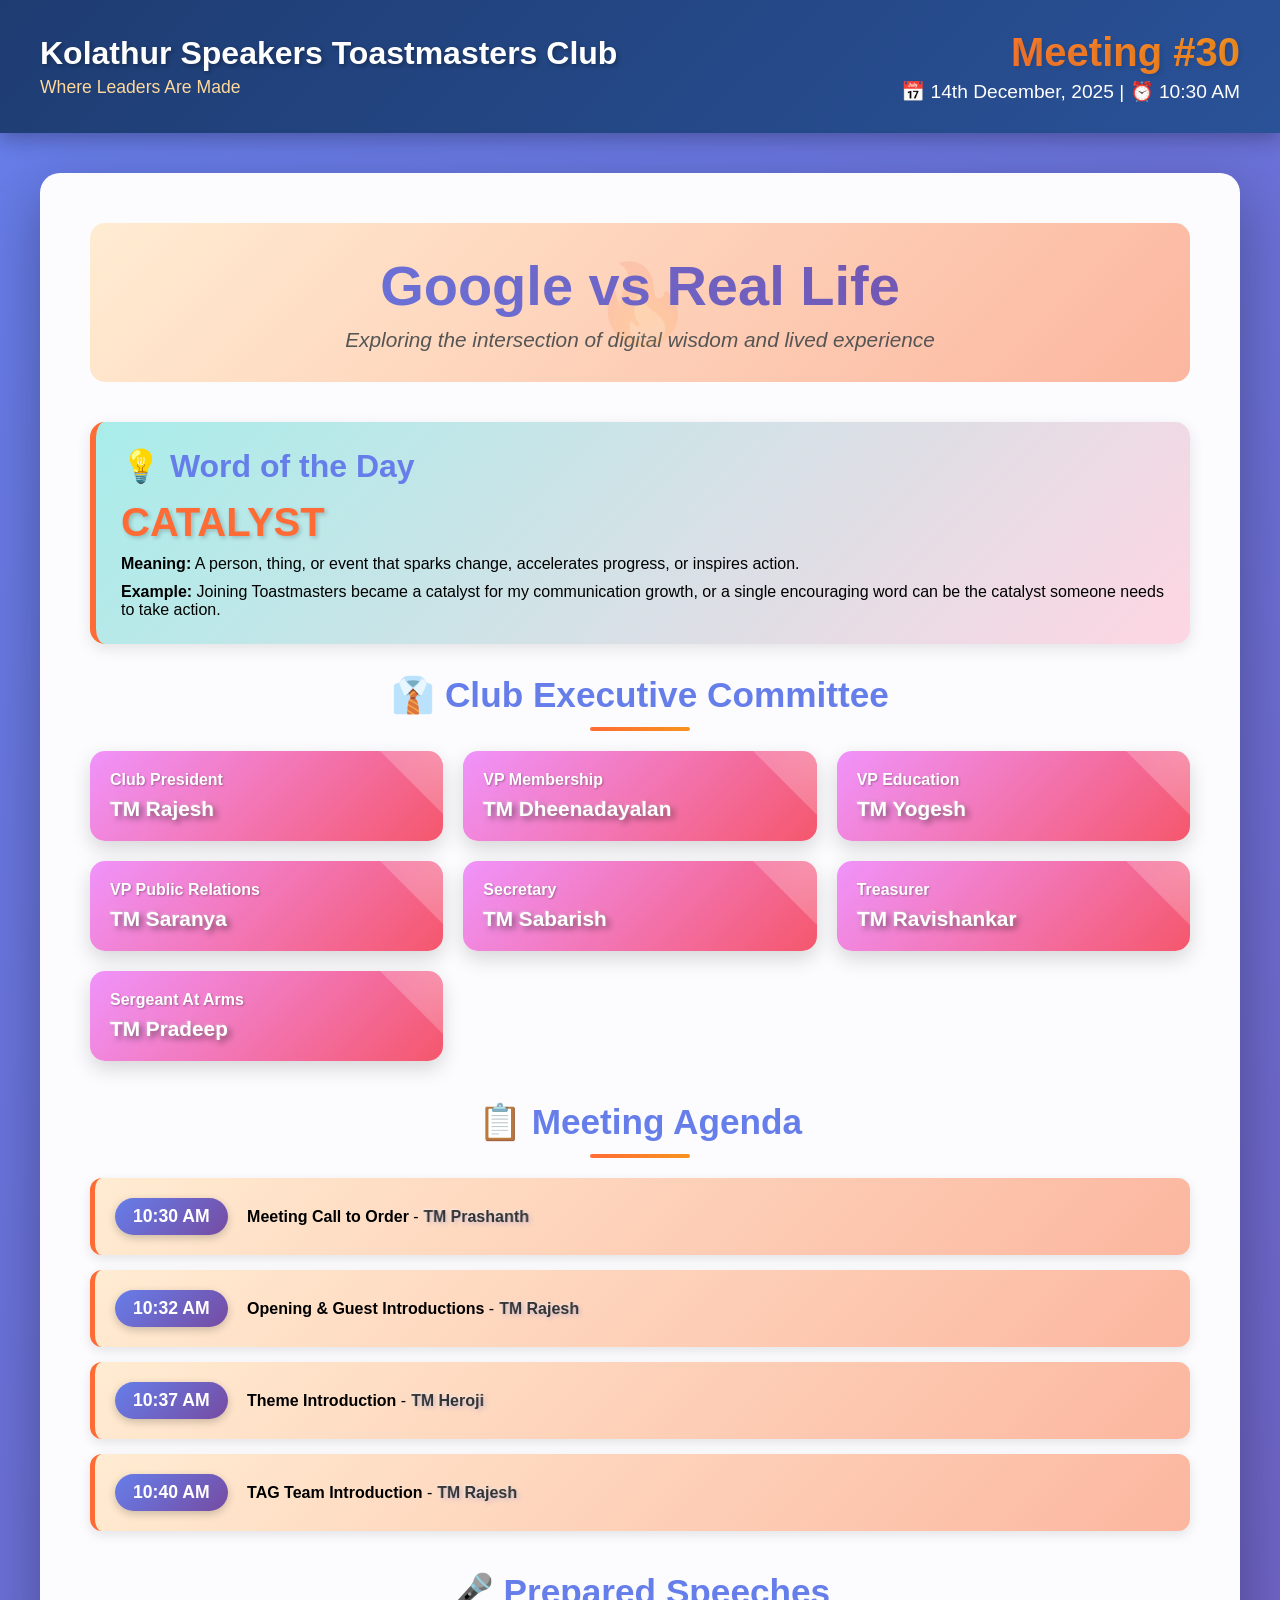
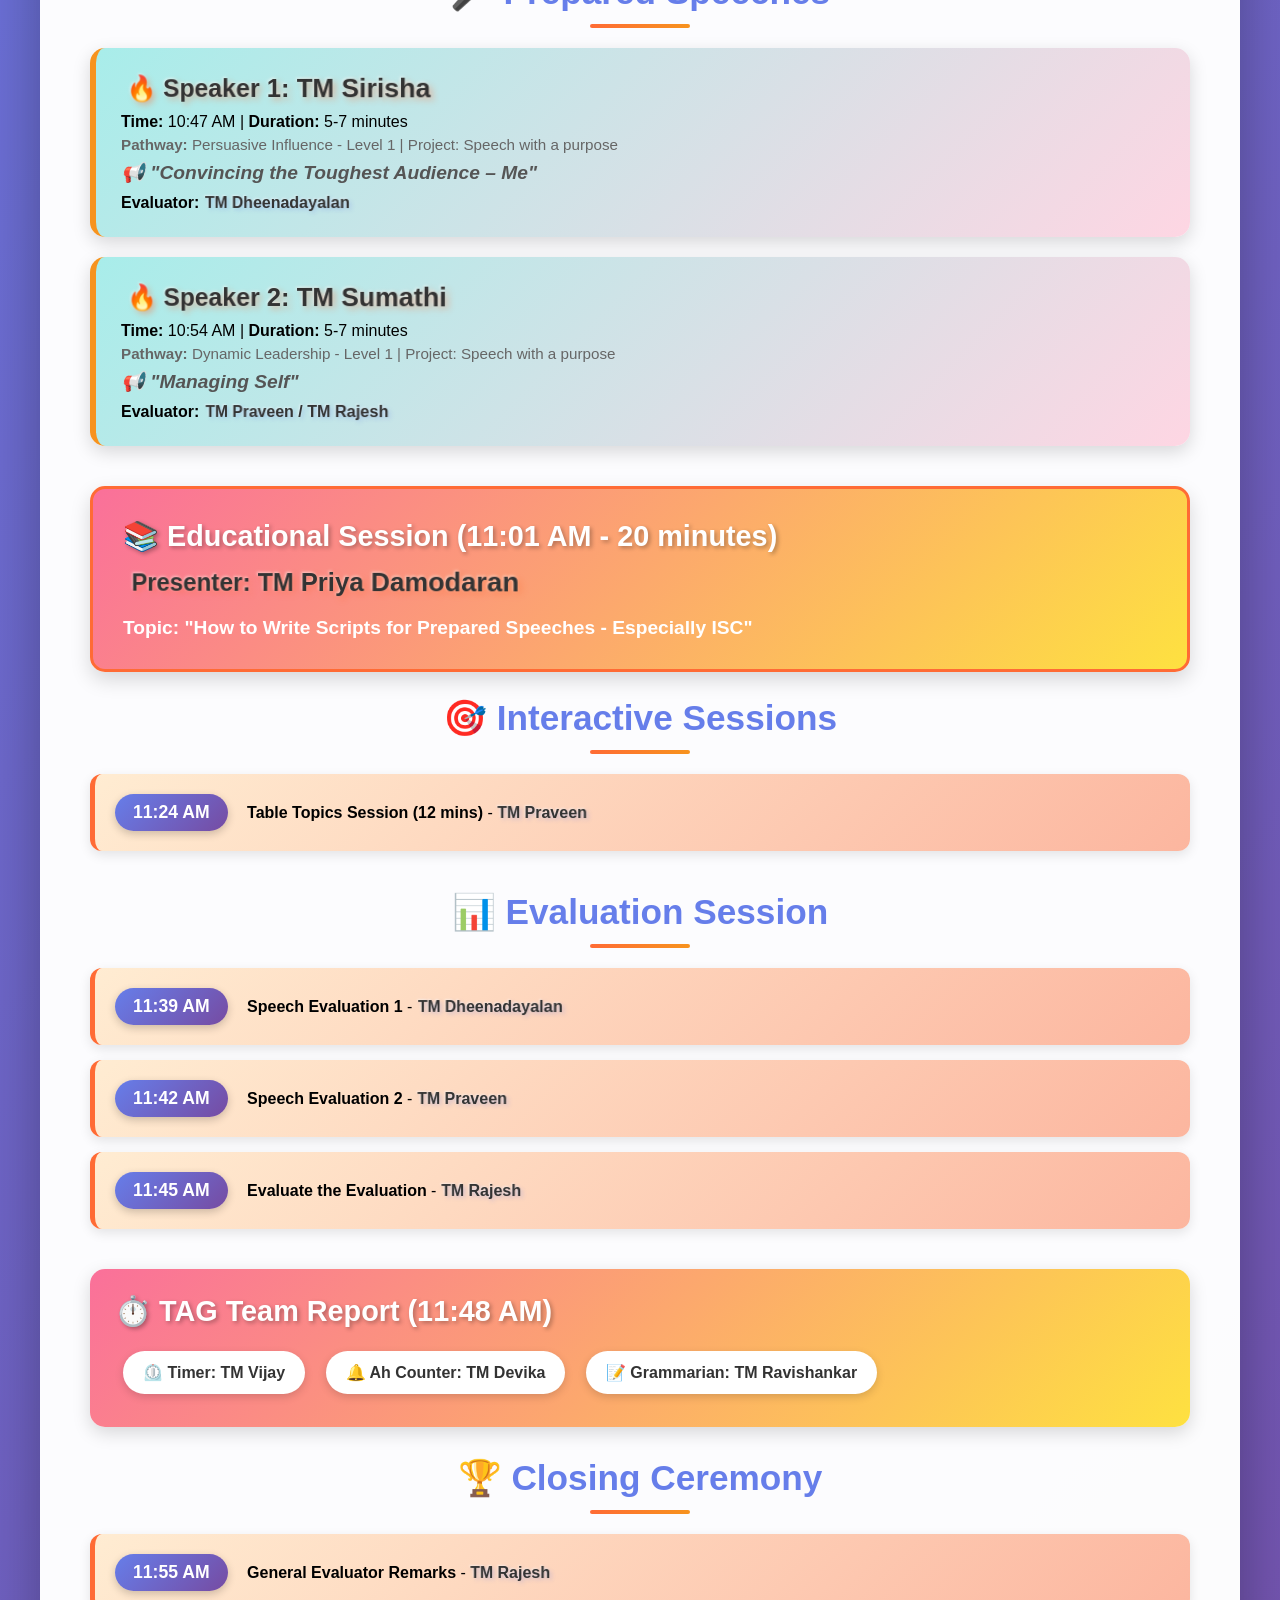
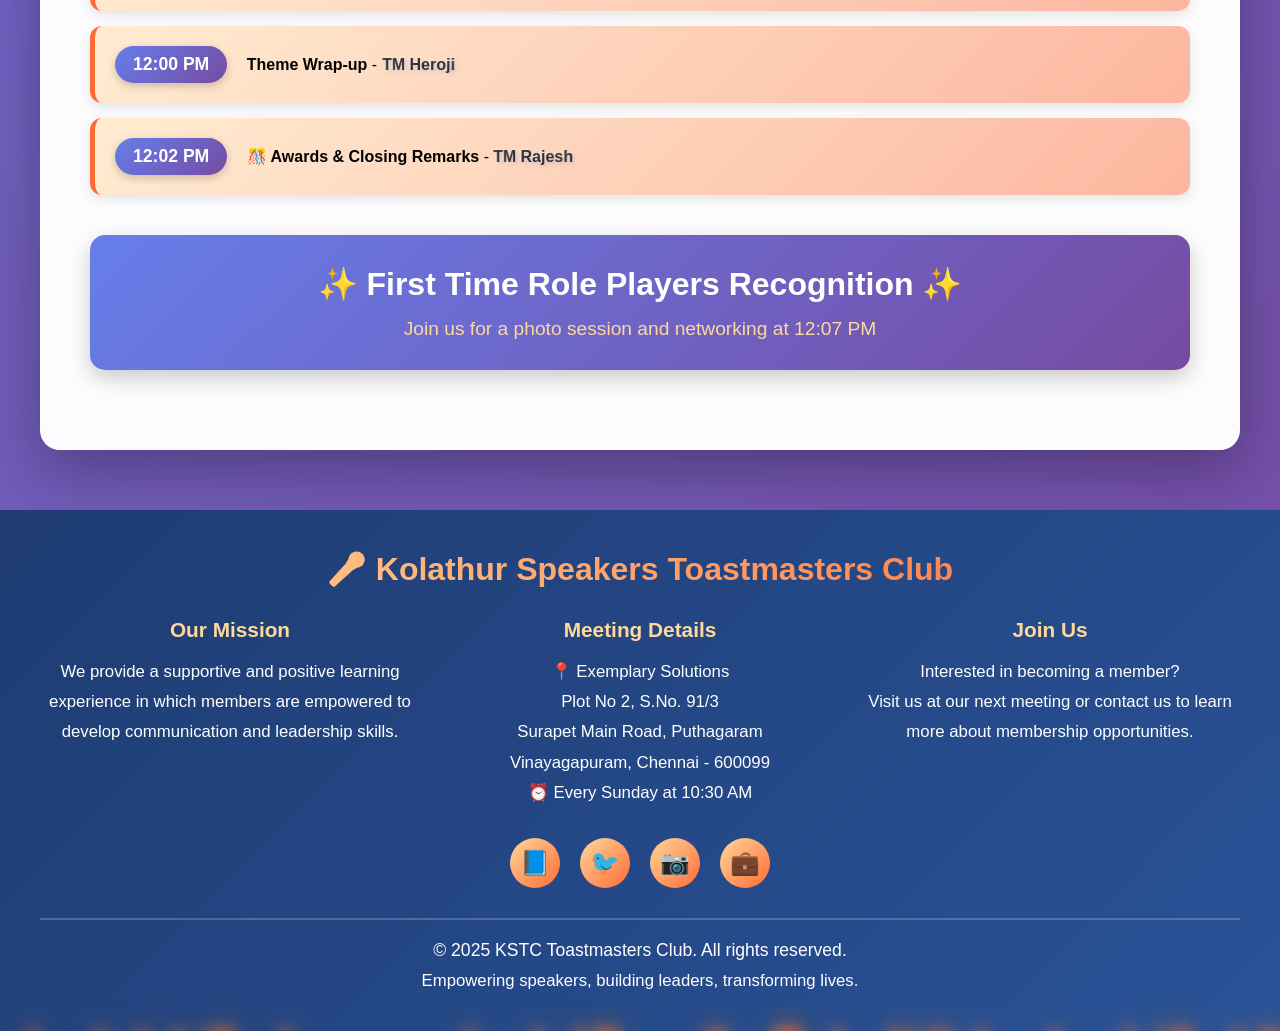
<file: LP.html>
<!DOCTYPE html>
<html lang="en">
<head>
    <meta charset="UTF-8">
    <meta name="viewport" content="width=device-width, initial-scale=1.0">
    <title>KSTC Meeting #30 - Google vs Real Life</title>
    <style>
        * {
            margin: 0;
            padding: 0;
            box-sizing: border-box;
        }

        body {
            font-family: 'Segoe UI', Tahoma, Geneva, Verdana, sans-serif;
            background: linear-gradient(135deg, #667eea 0%, #764ba2 100%);
            min-height: 100vh;
            overflow-x: hidden;
        }

        /* Fire Particles */
        .fire-particle {
            position: fixed;
            width: 10px;
            height: 10px;
            background: radial-gradient(circle, #ff6b35, #f7931e);
            border-radius: 50%;
            pointer-events: none;
            animation: float 5s infinite;
            box-shadow: 0 0 15px #ff6b35, 0 0 30px #f7931e;
            z-index: 1;
        }

        @keyframes float {
            0% {
                transform: translateY(100vh) translateX(0) scale(0) rotate(0deg);
                opacity: 0;
            }
            10% {
                opacity: 1;
            }
            90% {
                opacity: 0.8;
            }
            100% {
                transform: translateY(-100px) translateX(var(--drift)) scale(1.5) rotate(360deg);
                opacity: 0;
            }
        }

        /* Bursting Fire Bubbles */
        .fire-burst {
            position: fixed;
            width: 20px;
            height: 20px;
            border-radius: 50%;
            pointer-events: none;
            z-index: 9999;
            animation: burst 2s ease-out forwards;
        }

        @keyframes burst {
            0% {
                transform: translate(-50%, -50%) scale(0);
                opacity: 1;
            }
            50% {
                opacity: 1;
            }
            100% {
                transform: translate(var(--x), var(--y)) scale(0);
                opacity: 0;
            }
        }

        .fire-bubble {
            position: fixed;
            border-radius: 50%;
            pointer-events: none;
            z-index: 9998;
            animation: bubble 3s ease-out forwards;
            box-shadow: 0 0 20px currentColor, inset 0 0 10px rgba(255, 255, 255, 0.5);
        }

        @keyframes bubble {
            0% {
                transform: translate(-50%, -50%) scale(0);
                opacity: 0;
            }
            20% {
                opacity: 1;
            }
            100% {
                transform: translate(var(--bx), var(--by)) scale(1.5);
                opacity: 0;
            }
        }

        /* Header */
        .header {
            background: linear-gradient(135deg, #1e3c72 0%, #2a5298 100%);
            padding: 30px 20px;
            box-shadow: 0 5px 20px rgba(0, 0, 0, 0.3);
            position: relative;
            z-index: 10;
        }

        .header-content {
            max-width: 1200px;
            margin: 0 auto;
            display: flex;
            justify-content: space-between;
            align-items: center;
            flex-wrap: wrap;
            gap: 20px;
        }

        .logo-section {
            display: flex;
            align-items: center;
            gap: 20px;
        }

        .logo {
            width: 90px;
            height: 90px;
            background: white;
            border-radius: 10px;
            display: flex;
            align-items: center;
            justify-content: center;
            box-shadow: 0 5px 15px rgba(0, 0, 0, 0.3);
            animation: pulse 2s infinite;
            overflow: hidden;
            padding: 5px;
        }

        .logo img {
            width: 100%;
            height: 100%;
            object-fit: contain;
        }

        @keyframes pulse {
            0%, 100% { transform: scale(1); }
            50% { transform: scale(1.05); }
        }

        .club-info h1 {
            color: white;
            font-size: 2em;
            margin-bottom: 5px;
            text-shadow: 2px 2px 4px rgba(0, 0, 0, 0.3);
        }

        .club-info p {
            color: #ffd89b;
            font-size: 1.1em;
        }

        .header-meta {
            text-align: right;
            color: white;
        }

        .meeting-number {
            font-size: 2.5em;
            font-weight: bold;
            background: linear-gradient(45deg, #ff6b35, #f7931e);
            -webkit-background-clip: text;
            -webkit-text-fill-color: transparent;
            background-clip: text;
            text-shadow: 2px 2px 4px rgba(0, 0, 0, 0.1);
        }

        .meeting-date {
            font-size: 1.2em;
            margin-top: 5px;
        }

        /* Main Container */
        .container {
            max-width: 1200px;
            margin: 40px auto;
            background: rgba(255, 255, 255, 0.98);
            border-radius: 20px;
            padding: 50px;
            box-shadow: 0 20px 60px rgba(0, 0, 0, 0.3);
            position: relative;
            z-index: 10;
        }

        /* Hero Section */
        .hero {
            text-align: center;
            margin-bottom: 40px;
            padding: 30px;
            background: linear-gradient(135deg, #ffecd2 0%, #fcb69f 100%);
            border-radius: 15px;
            position: relative;
            overflow: hidden;
        }

        .hero::before {
            content: '🔥';
            position: absolute;
            font-size: 5em;
            opacity: 0.1;
            top: 50%;
            left: 50%;
            transform: translate(-50%, -50%) rotate(-15deg);
        }

        .theme-title {
            font-size: 3.5em;
            font-weight: bold;
            background: linear-gradient(45deg, #667eea, #764ba2, #667eea);
            -webkit-background-clip: text;
            -webkit-text-fill-color: transparent;
            background-clip: text;
            margin-bottom: 10px;
            animation: shimmer 3s infinite;
            background-size: 200% 100%;
            position: relative;
            z-index: 1;
        }

        @keyframes shimmer {
            0% { background-position: 0% 50%; }
            50% { background-position: 100% 50%; }
            100% { background-position: 0% 50%; }
        }

        .theme-subtitle {
            font-size: 1.3em;
            color: #555;
            font-style: italic;
        }

        /* Word of the Day */
        .word-section {
            background: linear-gradient(135deg, #a8edea 0%, #fed6e3 100%);
            padding: 25px;
            border-radius: 15px;
            margin-bottom: 30px;
            border-left: 6px solid #ff6b35;
            box-shadow: 0 5px 15px rgba(0, 0, 0, 0.1);
        }

        .word-section h2 {
            color: #667eea;
            font-size: 2em;
            margin-bottom: 15px;
            display: flex;
            align-items: center;
            gap: 10px;
        }

        .catalyst-word {
            font-size: 2.5em;
            font-weight: bold;
            color: #ff6b35;
            text-shadow: 2px 2px 4px rgba(0, 0, 0, 0.2);
            margin: 10px 0;
        }

        /* Executive Committee */
        .executives-section {
            margin-bottom: 40px;
        }

        .section-title {
            font-size: 2.2em;
            color: #667eea;
            margin-bottom: 20px;
            text-align: center;
            position: relative;
            padding-bottom: 15px;
        }

        .section-title::after {
            content: '';
            position: absolute;
            bottom: 0;
            left: 50%;
            transform: translateX(-50%);
            width: 100px;
            height: 4px;
            background: linear-gradient(90deg, #ff6b35, #f7931e);
            border-radius: 2px;
        }

        .executives-grid {
            display: grid;
            grid-template-columns: repeat(auto-fit, minmax(280px, 1fr));
            gap: 20px;
            margin-bottom: 30px;
        }

        .exec-card {
            background: linear-gradient(135deg, #f093fb 0%, #f5576c 100%);
            padding: 20px;
            border-radius: 15px;
            box-shadow: 0 8px 20px rgba(0, 0, 0, 0.15);
            transition: all 0.3s ease;
            position: relative;
            overflow: hidden;
        }

        .exec-card::before {
            content: '';
            position: absolute;
            top: -50%;
            right: -50%;
            width: 100%;
            height: 100%;
            background: radial-gradient(circle, rgba(255, 255, 255, 0.3), transparent);
            transform: rotate(45deg);
        }

        .exec-card:hover {
            transform: translateY(-8px) scale(1.03);
            box-shadow: 0 12px 30px rgba(0, 0, 0, 0.25);
        }

        .exec-title {
            font-weight: bold;
            color: white;
            font-size: 1em;
            margin-bottom: 8px;
            text-shadow: 1px 1px 2px rgba(0, 0, 0, 0.3);
        }

        .exec-name {
            color: #fff;
            font-size: 1.3em;
            font-weight: bold;
            text-shadow: 3px 3px 6px rgba(0, 0, 0, 0.5),
                         -1px -1px 2px rgba(255, 255, 255, 0.3),
                         0 0 10px rgba(255, 255, 255, 0.2);
            transform: perspective(500px) rotateX(5deg);
            display: inline-block;
            position: relative;
            z-index: 1;
        }

        /* Agenda Timeline */
        .timeline-section {
            margin-bottom: 40px;
        }

        .agenda-item {
            background: linear-gradient(135deg, #ffecd2 0%, #fcb69f 100%);
            padding: 20px;
            margin-bottom: 15px;
            border-radius: 12px;
            border-left: 5px solid #ff6b35;
            box-shadow: 0 4px 12px rgba(0, 0, 0, 0.1);
            transition: all 0.3s ease;
            position: relative;
            overflow: hidden;
        }

        .agenda-item::before {
            content: '';
            position: absolute;
            top: 0;
            left: -100%;
            width: 100%;
            height: 100%;
            background: linear-gradient(90deg, transparent, rgba(255, 255, 255, 0.5), transparent);
            transition: left 0.6s;
        }

        .agenda-item:hover {
            transform: translateX(12px);
            box-shadow: 0 8px 20px rgba(0, 0, 0, 0.2);
        }

        .agenda-item:hover::before {
            left: 100%;
        }

        .time-badge {
            display: inline-block;
            background: linear-gradient(135deg, #667eea 0%, #764ba2 100%);
            color: white;
            padding: 8px 18px;
            border-radius: 25px;
            font-weight: bold;
            margin-right: 15px;
            box-shadow: 0 3px 8px rgba(0, 0, 0, 0.2);
            font-size: 1.1em;
        }

        .role-name {
            color: #333;
            font-weight: bold;
            text-shadow: 2px 2px 4px rgba(102, 126, 234, 0.3),
                         -1px -1px 2px rgba(255, 255, 255, 0.5);
            transform: perspective(300px) rotateY(-3deg);
            display: inline-block;
        }

        /* Speaker Cards */
        .speakers-section {
            margin-bottom: 40px;
        }

        .speaker-card {
            background: linear-gradient(135deg, #a8edea 0%, #fed6e3 100%);
            padding: 25px;
            margin-bottom: 20px;
            border-radius: 15px;
            box-shadow: 0 6px 18px rgba(0, 0, 0, 0.15);
            border-left: 6px solid #f7931e;
            transition: all 0.3s ease;
        }

        .speaker-card:hover {
            transform: scale(1.02);
            box-shadow: 0 10px 25px rgba(0, 0, 0, 0.2);
        }

        .speaker-name {
            font-size: 1.6em;
            font-weight: bold;
            color: #333;
            text-shadow: 3px 3px 6px rgba(255, 107, 53, 0.4),
                         -1px -1px 3px rgba(255, 255, 255, 0.6);
            transform: perspective(400px) rotateY(-5deg);
            display: inline-block;
            margin-bottom: 10px;
        }

        .speech-title {
            font-style: italic;
            color: #555;
            margin-top: 8px;
            font-weight: bold;
            font-size: 1.2em;
        }

        .pathway-info {
            color: #666;
            font-size: 0.95em;
            margin-top: 5px;
        }

        /* Educational Session */
        .education-card {
            background: linear-gradient(135deg, #fa709a 0%, #fee140 100%);
            padding: 30px;
            border-radius: 15px;
            margin-bottom: 25px;
            box-shadow: 0 8px 20px rgba(0, 0, 0, 0.15);
            border: 3px solid #ff6b35;
        }

        .education-card h3 {
            color: white;
            font-size: 1.8em;
            margin-bottom: 15px;
            text-shadow: 2px 2px 4px rgba(0, 0, 0, 0.3);
        }

        /* TAG Team */
        .tag-team {
            background: linear-gradient(135deg, #fa709a 0%, #fee140 100%);
            padding: 25px;
            border-radius: 15px;
            margin: 30px 0;
            box-shadow: 0 6px 18px rgba(0, 0, 0, 0.15);
        }

        .tag-team h3 {
            color: white;
            margin-bottom: 15px;
            font-size: 1.8em;
            text-shadow: 2px 2px 4px rgba(0, 0, 0, 0.3);
        }

        .tag-member {
            display: inline-block;
            background: white;
            padding: 12px 20px;
            border-radius: 25px;
            margin: 8px;
            box-shadow: 0 3px 8px rgba(0, 0, 0, 0.15);
            font-weight: bold;
            color: #333;
            transition: all 0.3s ease;
        }

        .tag-member:hover {
            transform: translateY(-3px);
            box-shadow: 0 6px 15px rgba(0, 0, 0, 0.25);
        }

        /* Footer */
        .footer {
            background: linear-gradient(135deg, #1e3c72 0%, #2a5298 100%);
            color: white;
            padding: 40px 20px;
            margin-top: 60px;
            position: relative;
            z-index: 10;
        }

        .footer-content {
            max-width: 1200px;
            margin: 0 auto;
            text-align: center;
        }

        .footer-title {
            font-size: 2em;
            margin-bottom: 20px;
            font-weight: bold;
            background: linear-gradient(45deg, #ffd89b, #ff6b35);
            -webkit-background-clip: text;
            -webkit-text-fill-color: transparent;
            background-clip: text;
        }

        .footer-info {
            display: grid;
            grid-template-columns: repeat(auto-fit, minmax(250px, 1fr));
            gap: 30px;
            margin-top: 30px;
        }

        .footer-section h4 {
            color: #ffd89b;
            margin-bottom: 15px;
            font-size: 1.3em;
        }

        .footer-section p {
            line-height: 1.8;
            font-size: 1.05em;
        }

        .social-links {
            display: flex;
            justify-content: center;
            gap: 20px;
            margin-top: 30px;
        }

        .social-icon {
            width: 50px;
            height: 50px;
            background: linear-gradient(135deg, #ffd89b 0%, #ff6b35 100%);
            border-radius: 50%;
            display: flex;
            align-items: center;
            justify-content: center;
            font-size: 1.5em;
            transition: all 0.3s ease;
            cursor: pointer;
        }

        .social-icon:hover {
            transform: scale(1.2) rotate(360deg);
            box-shadow: 0 5px 15px rgba(255, 107, 53, 0.5);
        }

        .copyright {
            margin-top: 30px;
            padding-top: 20px;
            border-top: 2px solid rgba(255, 255, 255, 0.2);
            font-size: 1.1em;
        }

        /* Call to Action */
        .cta-section {
            background: linear-gradient(135deg, #667eea 0%, #764ba2 100%);
            padding: 30px;
            border-radius: 15px;
            text-align: center;
            margin: 30px 0;
            box-shadow: 0 8px 20px rgba(0, 0, 0, 0.2);
        }

        .cta-section h3 {
            color: white;
            font-size: 2em;
            margin-bottom: 15px;
        }

        .cta-section p {
            color: #ffd89b;
            font-size: 1.2em;
        }

        @media (max-width: 768px) {
            .header-content {
                flex-direction: column;
                text-align: center;
            }

            .header-meta {
                text-align: center;
            }

            .theme-title {
                font-size: 2.5em;
            }

            .container {
                padding: 30px 20px;
                margin: 20px;
            }
        }
    </style>
</head>
<body>
    <!-- Header -->
    <div class="header">
        <div class="header-content">
            <div class="logo-section">
                <div class="club-info">
                    <h1>Kolathur Speakers Toastmasters Club</h1>
                    <p>Where Leaders Are Made</p>
                </div>
            </div>
            <div class="header-meta">
                <div class="meeting-number">Meeting #30</div>
                <div class="meeting-date">📅 14th December, 2025 | ⏰ 10:30 AM</div>
            </div>
        </div>
    </div>

    <!-- Main Container -->
    <div class="container">
        <!-- Hero Section -->
        <div class="hero">
            <div class="theme-title">Google vs Real Life</div>
            <div class="theme-subtitle">Exploring the intersection of digital wisdom and lived experience</div>
        </div>

        <!-- Word of the Day -->
        <div class="word-section">
            <h2>💡 Word of the Day</h2>
            <div class="catalyst-word">CATALYST</div>
            <p><strong>Meaning:</strong> A person, thing, or event that sparks change, accelerates progress, or inspires action.</p>
            <p style="margin-top: 10px;"><strong>Example:</strong> Joining Toastmasters became a catalyst for my communication growth, or a single encouraging word can be the catalyst someone needs to take action.</p>
        </div>

        <!-- Executive Committee -->
        <div class="executives-section">
            <h2 class="section-title">👔 Club Executive Committee</h2>
            <div class="executives-grid">
                <div class="exec-card">
                    <div class="exec-title">Club President</div>
                    <div class="exec-name">TM Rajesh</div>
                </div>
                <div class="exec-card">
                    <div class="exec-title">VP Membership</div>
                    <div class="exec-name">TM Dheenadayalan</div>
                </div>
                <div class="exec-card">
                    <div class="exec-title">VP Education</div>
                    <div class="exec-name">TM Yogesh</div>
                </div>
                <div class="exec-card">
                    <div class="exec-title">VP Public Relations</div>
                    <div class="exec-name">TM Saranya</div>
                </div>
                <div class="exec-card">
                    <div class="exec-title">Secretary</div>
                    <div class="exec-name">TM Sabarish</div>
                </div>
                <div class="exec-card">
                    <div class="exec-title">Treasurer</div>
                    <div class="exec-name">TM Ravishankar</div>
                </div>
                <div class="exec-card">
                    <div class="exec-title">Sergeant At Arms</div>
                    <div class="exec-name">TM Pradeep</div>
                </div>
            </div>
        </div>

        <!-- Meeting Agenda -->
        <div class="timeline-section">
            <h2 class="section-title">📋 Meeting Agenda</h2>
            
            <div class="agenda-item">
                <span class="time-badge">10:30 AM</span>
                <strong>Meeting Call to Order</strong> - <span class="role-name">TM Prashanth</span>
            </div>

            <div class="agenda-item">
                <span class="time-badge">10:32 AM</span>
                <strong>Opening & Guest Introductions</strong> - <span class="role-name">TM Rajesh</span>
            </div>

            <div class="agenda-item">
                <span class="time-badge">10:37 AM</span>
                <strong>Theme Introduction</strong> - <span class="role-name">TM Heroji</span>
            </div>

            <div class="agenda-item">
                <span class="time-badge">10:40 AM</span>
                <strong>TAG Team Introduction</strong> - <span class="role-name">TM Rajesh</span>
            </div>
        </div>

        <!-- Prepared Speeches -->
        <div class="speakers-section">
            <h2 class="section-title">🎤 Prepared Speeches</h2>
            
            <div class="speaker-card">
                <div class="speaker-name">🔥 Speaker 1: TM Sirisha</div>
                <p><strong>Time:</strong> 10:47 AM | <strong>Duration:</strong> 5-7 minutes</p>
                <p class="pathway-info"><strong>Pathway:</strong> Persuasive Influence - Level 1 | Project: Speech with a purpose</p>
                <p class="speech-title">📢 "Convincing the Toughest Audience – Me"</p>
                <p style="margin-top: 10px;"><strong>Evaluator:</strong> <span class="role-name">TM Dheenadayalan</span></p>
            </div>

            <div class="speaker-card">
                <div class="speaker-name">🔥 Speaker 2: TM Sumathi</div>
                <p><strong>Time:</strong> 10:54 AM | <strong>Duration:</strong> 5-7 minutes</p>
                <p class="pathway-info"><strong>Pathway:</strong> Dynamic Leadership - Level 1 | Project: Speech with a purpose</p>
                <p class="speech-title">📢 "Managing Self"</p>
                <p style="margin-top: 10px;"><strong>Evaluator:</strong> <span class="role-name">TM Praveen / TM Rajesh</span></p>
            </div>
        </div>

        <!-- Educational Session -->
        <div class="education-card">
            <h3>📚 Educational Session (11:01 AM - 20 minutes)</h3>
            <div class="speaker-name">Presenter: TM Priya Damodaran</div>
            <p style="color: white; font-size: 1.2em; margin-top: 10px; font-weight: bold;">
                Topic: "How to Write Scripts for Prepared Speeches - Especially ISC"
            </p>
        </div>

        <!-- Interactive Sessions -->
        <div class="timeline-section">
            <h2 class="section-title">🎯 Interactive Sessions</h2>
            
            <div class="agenda-item">
                <span class="time-badge">11:24 AM</span>
                <strong>Table Topics Session (12 mins)</strong> - <span class="role-name">TM Praveen</span>
            </div>
        </div>

        <!-- Evaluation Sessions -->
        <div class="timeline-section">
            <h2 class="section-title">📊 Evaluation Session</h2>
            
            <div class="agenda-item">
                <span class="time-badge">11:39 AM</span>
                <strong>Speech Evaluation 1</strong> - <span class="role-name">TM Dheenadayalan</span>
            </div>

            <div class="agenda-item">
                <span class="time-badge">11:42 AM</span>
                <strong>Speech Evaluation 2</strong> - <span class="role-name">TM Praveen</span>
            </div>

            <div class="agenda-item">
                <span class="time-badge">11:45 AM</span>
                <strong>Evaluate the Evaluation</strong> - <span class="role-name">TM Rajesh</span>
            </div>
        </div>

        <!-- TAG Team -->
        <div class="tag-team">
            <h3>⏱️ TAG Team Report (11:48 AM)</h3>
            <span class="tag-member">⏲️ Timer: TM Vijay</span>
            <span class="tag-member">🔔 Ah Counter: TM Devika</span>
            <span class="tag-member">📝 Grammarian: TM Ravishankar</span>
        </div>

        <!-- Closing Sessions -->
        <div class="timeline-section">
            <h2 class="section-title">🏆 Closing Ceremony</h2>
            
            <div class="agenda-item">
                <span class="time-badge">11:55 AM</span>
                <strong>General Evaluator Remarks</strong> - <span class="role-name">TM Rajesh</span>
            </div>

            <div class="agenda-item">
                <span class="time-badge">12:00 PM</span>
                <strong>Theme Wrap-up</strong> - <span class="role-name">TM Heroji</span>
            </div>

            <div class="agenda-item">
                <span class="time-badge">12:02 PM</span>
                <strong>🎊 Awards & Closing Remarks</strong> - <span class="role-name">TM Rajesh</span>
            </div>
        </div>

        <!-- CTA Section -->
        <div class="cta-section">
            <h3>✨ First Time Role Players Recognition ✨</h3>
            <p>Join us for a photo session and networking at 12:07 PM</p>
        </div>
    </div>

    <!-- Footer -->
    <div class="footer">
        <div class="footer-content">
            <div class="footer-title">🎤 Kolathur Speakers Toastmasters Club</div>
            
            <div class="footer-info">
                <div class="footer-section">
                    <h4>Our Mission</h4>
                    <p>We provide a supportive and positive learning experience in which members are empowered to develop communication and leadership skills.</p>
                </div>
                
                <div class="footer-section">
                    <h4>Meeting Details</h4>
                    <p>📍 Exemplary Solutions<br>
                    Plot No 2, S.No. 91/3<br>
                    Surapet Main Road, Puthagaram<br>
                    Vinayagapuram, Chennai - 600099<br>
                    ⏰ Every Sunday at 10:30 AM</p>
                </div>
                
                <div class="footer-section">
                    <h4>Join Us</h4>
                    <p>Interested in becoming a member?<br>
                    Visit us at our next meeting or contact us to learn more about membership opportunities.</p>
                </div>
            </div>

            <div class="social-links">
                <div class="social-icon">📘</div>
                <div class="social-icon">🐦</div>
                <div class="social-icon">📷</div>
                <div class="social-icon">💼</div>
            </div>

            <div class="copyright">
                <p>© 2025 KSTC Toastmasters Club. All rights reserved.</p>
                <p style="margin-top: 10px; font-size: 0.95em;">Empowering speakers, building leaders, transforming lives.</p>
            </div>
        </div>
    </div>

    <script>
        // Create fire particles with enhanced effects
        function createFireParticle() {
            const particle = document.createElement('div');
            particle.className = 'fire-particle';
            particle.style.left = Math.random() * 100 + '%';
            particle.style.setProperty('--drift', (Math.random() - 0.5) * 300 + 'px');
            particle.style.animationDelay = Math.random() * 3 + 's';
            particle.style.animationDuration = (4 + Math.random() * 2) + 's';
            
            // Random colors for variety
            const colors = [
                'radial-gradient(circle, #ff6b35, #f7931e)',
                'radial-gradient(circle, #f7931e, #ffbe0b)',
                'radial-gradient(circle, #ff006e, #ff5e00)'
            ];
            particle.style.background = colors[Math.floor(Math.random() * colors.length)];
            
            document.body.appendChild(particle);

            setTimeout(() => {
                particle.remove();
            }, 6000);
        }

        // Create particles continuously
        setInterval(createFireParticle, 150);

        // Create initial burst
        for (let i = 0; i < 30; i++) {
            setTimeout(createFireParticle, i * 80);
        }

        // Create bursting fire bubbles in the middle
        function createBurstEffect() {
            const container = document.querySelector('.container');
            const rect = container.getBoundingClientRect();
            const centerX = rect.left + rect.width / 2;
            const centerY = rect.top + rect.height / 2;

            const colors = [
                '#ff6b35', '#f7931e', '#ffbe0b', '#ff006e', 
                '#ff5e00', '#fb5607', '#ff9500', '#ff3d00'
            ];

            // Create multiple bursts
            for (let i = 0; i < 12; i++) {
                const angle = (i * 30) * (Math.PI / 180);
                const distance = 100 + Math.random() * 150;
                const bubble = document.createElement('div');
                bubble.className = 'fire-bubble';
                
                const size = 15 + Math.random() * 25;
                bubble.style.width = size + 'px';
                bubble.style.height = size + 'px';
                bubble.style.left = centerX + 'px';
                bubble.style.top = centerY + 'px';
                bubble.style.background = colors[Math.floor(Math.random() * colors.length)];
                
                const endX = Math.cos(angle) * distance;
                const endY = Math.sin(angle) * distance;
                bubble.style.setProperty('--bx', endX + 'px');
                bubble.style.setProperty('--by', endY + 'px');
                bubble.style.animationDelay = (Math.random() * 0.3) + 's';
                
                document.body.appendChild(bubble);
                
                setTimeout(() => bubble.remove(), 3500);
            }

            // Add small sparks
            for (let i = 0; i < 20; i++) {
                const spark = document.createElement('div');
                spark.className = 'fire-burst';
                spark.style.left = centerX + 'px';
                spark.style.top = centerY + 'px';
                spark.style.background = colors[Math.floor(Math.random() * colors.length)];
                spark.style.width = (5 + Math.random() * 10) + 'px';
                spark.style.height = spark.style.width;
                
                const sparkX = (Math.random() - 0.5) * 300;
                const sparkY = (Math.random() - 0.5) * 300;
                spark.style.setProperty('--x', sparkX + 'px');
                spark.style.setProperty('--y', sparkY + 'px');
                spark.style.animationDelay = (Math.random() * 0.2) + 's';
                
                document.body.appendChild(spark);
                
                setTimeout(() => spark.remove(), 2500);
            }
        }

        // Create burst effect every 4 seconds
        setInterval(createBurstEffect, 4000);
        
        // Initial burst after page load
        setTimeout(createBurstEffect, 1000);

        // Add sparkle effect on scroll
        window.addEventListener('scroll', () => {
            if (Math.random() > 0.8) {
                createFireParticle();
            }
        });
    </script>
</body>
</html>
</file>
